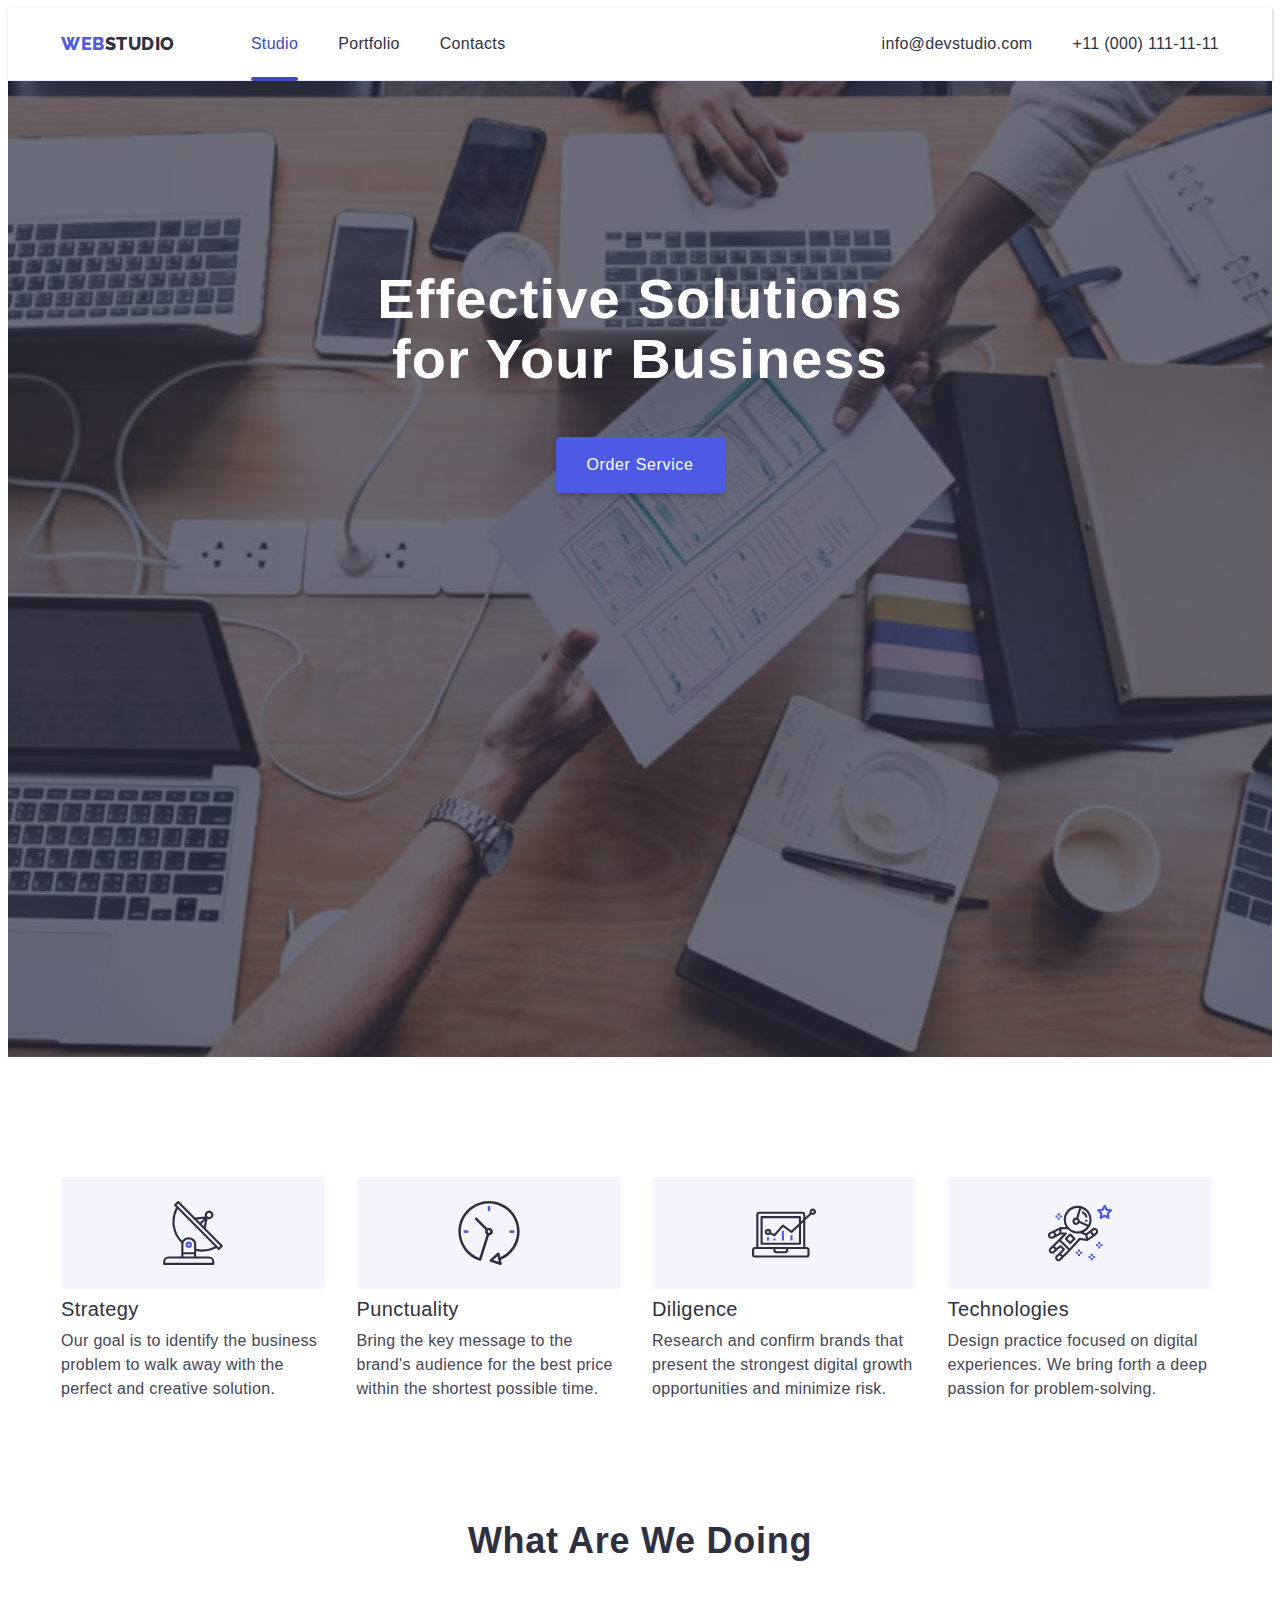
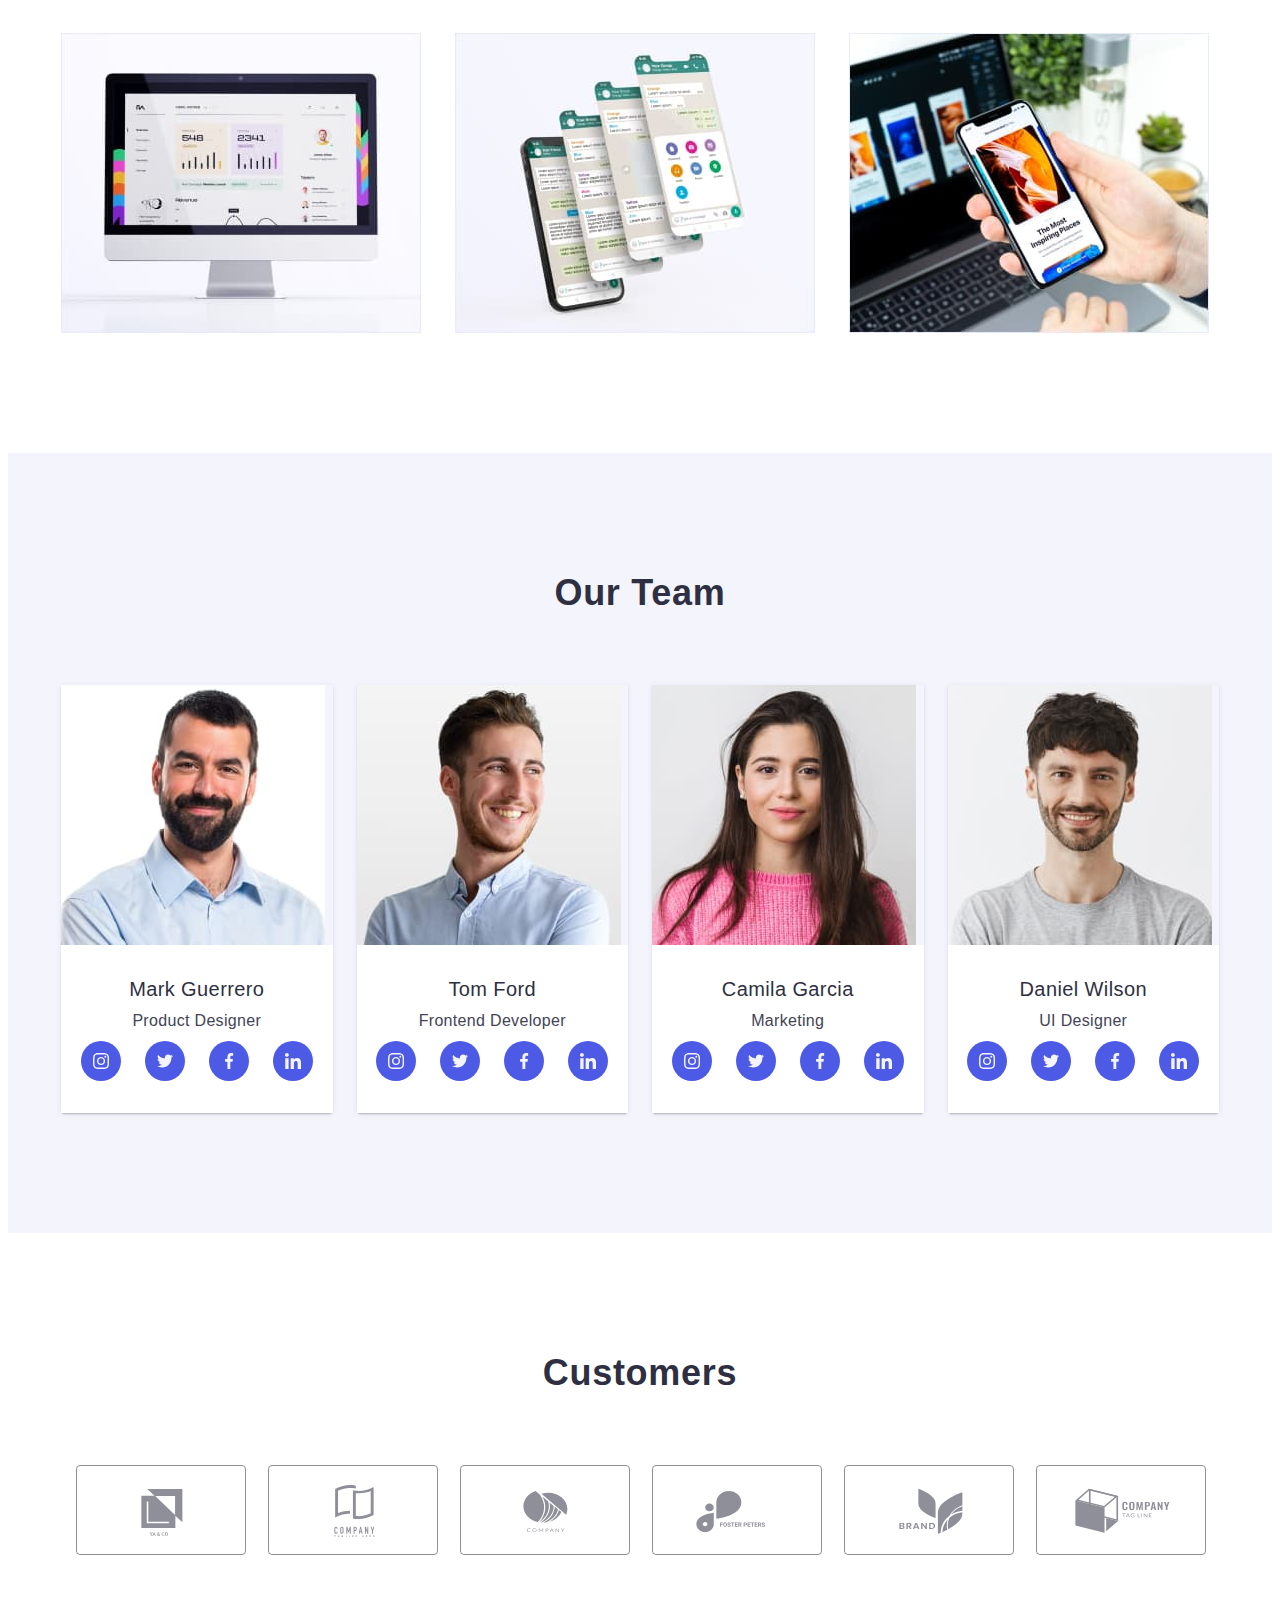
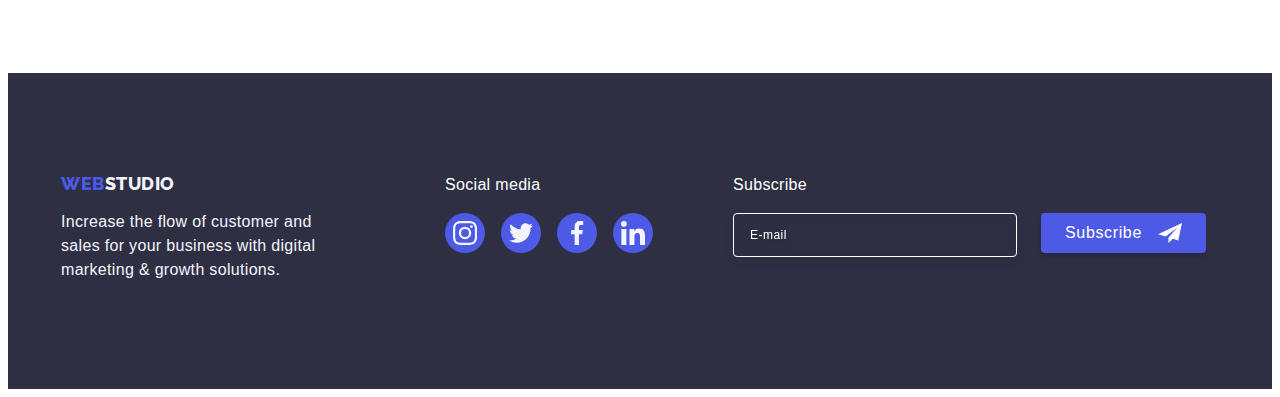
<file: index.html>
<!DOCTYPE html>
<html lang="en">
  <head>
    <meta charset="UTF-8" />
    <meta http-equiv="X-UA-Compatible" content="IE=edge" />
    <meta name="viewport" content="width=device-width, initial-scale=1.0" />
    <title>Студія</title>
    <link rel="preconnect" href="https://fonts.googleapis.com">
    <link rel="preconnect" href="https://fonts.gstatic.com" crossorigin>
    <link href="https://fonts.googleapis.com/css2?family=Raleway:wght@800&ampfamily=Roboto:wght@400;500;700;900&ampdisplay=swap" rel="stylesheet">
    <link rel="stylesheet" href="https://cdnjs.cloudflare.com/ajax/libs/modern-normalize/2.0.0/modern-normalize.min.css" integrity="sha512-4xo8blKMVCiXpTaLzQSLSw3KFOVPWhm/TRtuPVc4WG6kUgjH6J03IBuG7JZPkcWMxJ5huwaBpOpnwYElP/m6wg==" crossorigin="anonymous" referrerpolicy="no-referrer" />
    <link rel="stylesheet" href="./css/styles.css" />
  </head>
    <header class="header">
      <div class="container header-container">
        <nav class="header-container">
          <a class="logo" href="./index.html"
            >Web<span class="logo-studio">Studio</span></a
          >
          <ul class="nav-links list">
            <li class="nav-item" >
              <a class="link-focus link current" href="./index.html">Studio</a>
            </li>
            <li class="nav-item">
              <a class="link-focus link" href="./portfolio.html">Portfolio</a>
            </li>
            <li class="nav-item"><a class="link-focus link" href="">Contacts</a></li>
          </ul>
        </nav>
        <address class="mail-tel">
          <ul class="list-adress list">
            <li class="adress-item">
              <a class="link-focus link" href="mailto:info@devstudio.com"
                >info@devstudio.com</a
              >
            </li>
            <li class="adress-item">
              <a class="link-focus link" href="tel:+110001111111">+11 (000) 111-11-11</a>
            </li>
          </ul>
        </address>
      </div>
    </header>
    <main>
      <section class="hero">
        <div class="container">
          <h1 class="hero-title">Effective Solutions <br>for Your Business</h1>
          <button type="button" class="hero-button button" data-modal-open>Order Service</button>
        </div>
      </section>
      <section class="advantages">
        <div class="container advantages-container">
          <h2 hidden class="visually-hidden">Advantages</h2>
          
          <ul class="list-advantages list">
            
            <li class="advantages-item">
              <div class="advantages-picture">
                <svg class="advantages-icon" width="64" height="64">
                  <use href="./images/icons.svg#icon-antenna"></use>
                </svg>
              </div>
              <h3 class="title-item-advantages title-item">Strategy</h3>
              <p class="body-text">
                Our goal is to identify the business problem to walk away with the
                perfect and creative solution.
              </p>
            </li>

            <li class="advantages-item">
              <div class="advantages-picture">
              <svg class="advantages-icon" width="64" height="64" >
                <use href="./images/icons.svg#icon-clock"></use>
              </svg>
              </div>
              <h3 class="title-item-advantages title-item">Punctuality</h3>
              <p class="body-text">
                Bring the key message to the brand's audience for the best price
                within the shortest possible time.
              </p>
            </li>

            <li class="advantages-item">
              <div class="advantages-picture">
                <svg class="advantages-icon" width="64" height="64" >
                  <use href="./images/icons.svg#icon-diagram"></use>
                </svg>
              </div>
              <h3 class="title-item-advantages title-item">Diligence</h3>
              <p class="body-text">
                Research and confirm brands that present the strongest digital
                growth opportunities and minimize risk.
              </p>
            </li>

            <li class="advantages-item">
              <div class="advantages-picture">
              <svg class="advantages-icon" width="64" height="64">
                <use href="./images/icons.svg#icon-astronaut"></use>
              </svg>
              </div>
              <h3 class="title-item-advantages title-item">Technologies</h3>
              <p class="body-text">
                Design practice focused on digital experiences. We bring forth a
                deep passion for problem-solving.
              </p>
            </li>

          </ul>
        </div>
      </section>
      <section class="services">
        <div class="container services-container">
          <h2 class="secondary-headline">What are we doing</h2>
          <ul class="list-services list">
            <li class="services-item">
              <img
                src="./images/monitor.jpg"
                alt="The monitor displays some data"
                width="360"
              />
            </li>
            <li class="services-item">
              <img
                src="./images/screens.jpg"
                alt="A smartphone with several screens"
                width="360"
              />
            </li>
            <li class="services-item">
              <img
                src="./images/smartphone.jpg"
                alt="A smartphone in the hand on the background of a laptop"
                width="360"
              />
            </li>
          </ul>
        </div>
      </section>
      <section class="team">
        <div class="container team-container">
          <h2 class="secondary-headline">Our Team</h2>
          <ul class="team-members list">
            <li class="team-member">
              <img
                src="./images/team-member1.jpg"
                alt="Photo of a man"
                width="264"
              />
              <div class="team-information">
              <h3 class="team-title title-item">Mark Guerrero</h3>
              <p class="job-title body-text">Product Designer</p>
              <ul class="team-soc-list list">

                  <li class="team-soc-item">
                    <a href="" class="team-soc-link link" target="_blank" rel="noopener noreferrer">
                      <svg class="team-soc-icon" width="16" height="16">
                      <use href="./images/icons.svg#icon-instagram"></use>
                      </svg>
                    </a>
                  </li>

                  <li class="team-soc-item">
                    <a href="" class="team-soc-link link" target="_blank" rel="noopener noreferrer">
                      <svg class="team-soc-icon" width="16" height="16" >
                      <use href="./images/icons.svg#icon-twitter"></use>
                      </svg>
                    </a>
                  </li>

                  <li class="team-soc-item">
                    <a href="" class="team-soc-link link" target="_blank" rel="noopener noreferrer">
                      <svg class="team-soc-icon" width="16" height="16">
                      <use href="./images/icons.svg#icon-facebook"></use>
                      </svg>
                    </a>
                  </li>

                  <li class="team-soc-item">
                    <a href="" class="team-soc-link link" target="_blank" rel="noopener noreferrer">
                      <svg class="team-soc-icon" width="16" height="16" >
                      <use href="./images/icons.svg#icon-linkedin"></use>
                      </svg>
                    </a>
                  </li>
              </ul>
              </div>
            </li>
            <li class="team-member">
              <img
                src="./images/team-member2.jpg"
                alt="Photo of a man"
                width="264"
              />
              <div class="team-information">
                <h3 class="team-title title-item">Tom Ford</h3>
                <p class="job-title body-text">Frontend Developer</p>
                <ul class="team-soc-list list">

                  <li class="team-soc-item">
                    <a href="" class="team-soc-link link" target="_blank" rel="noopener noreferrer">
                      <svg class="team-soc-icon" width="16" height="16">
                      <use href="./images/icons.svg#icon-instagram"></use>
                      </svg>
                    </a>
                  </li>

                  <li class="team-soc-item">
                    <a href="" class="team-soc-link link" target="_blank" rel="noopener noreferrer">
                      <svg class="team-soc-icon" width="16" height="16" >
                      <use href="./images/icons.svg#icon-twitter"></use>
                      </svg>
                    </a>
                  </li>

                  <li class="team-soc-item">
                    <a href="" class="team-soc-link link" target="_blank" rel="noopener noreferrer">
                      <svg class="team-soc-icon" width="16" height="16">
                      <use href="./images/icons.svg#icon-facebook"></use>
                      </svg>
                    </a>
                  </li>

                  <li class="team-soc-item">
                    <a href="" class="team-soc-link link" target="_blank" rel="noopener noreferrer">
                      <svg class="team-soc-icon" width="16" height="16" >
                      <use href="./images/icons.svg#icon-linkedin"></use>
                      </svg>
                    </a>
                  </li>
              </ul>
              </div>
            </li>
            <li class="team-member">
              <img
                src="./images/team-member3.jpg"
                alt="Photo of a woman"
                width="264"
              />
              <div class="team-information">
                <h3 class="team-title title-item">Camila Garcia</h3>
                <p class="job-title body-text">Marketing</p>
                <ul class="team-soc-list list">

                  <li class="team-soc-item">
                    <a href="" class="team-soc-link link" target="_blank" rel="noopener noreferrer">
                      <svg class="team-soc-icon" width="16" height="16">
                      <use href="./images/icons.svg#icon-instagram"></use>
                      </svg>
                    </a>
                  </li>

                  <li class="team-soc-item">
                    <a href="" class="team-soc-link link" target="_blank" rel="noopener noreferrer">
                      <svg class="team-soc-icon" width="16" height="16" >
                      <use href="./images/icons.svg#icon-twitter"></use>
                      </svg>
                    </a>
                  </li>

                  <li class="team-soc-item">
                    <a href="" class="team-soc-link link" target="_blank" rel="noopener noreferrer">
                      <svg class="team-soc-icon" width="16px" height="16px">
                      <use href="./images/icons.svg#icon-facebook"></use>
                      </svg>
                    </a>
                  </li>

                  <li class="team-soc-item">
                    <a href="" class="team-soc-link link" target="_blank" rel="noopener noreferrer">
                      <svg class="team-soc-icon" width="16" height="16" >
                      <use href="./images/icons.svg#icon-linkedin"></use>
                      </svg>
                    </a>
                  </li>
              </ul>
              </div>
            </li>
            <li class="team-member">
              <img
                src="./images/team-member4.jpg"
                alt="Photo of a man"
                width="264"
              />
              <div class="team-information">
                <h3 class="team-title title-item">Daniel Wilson</h3>
                <p class="job-title body-text">UI Designer</p>
                <ul class="team-soc-list list">

                  <li class="team-soc-item">
                    <a href="" class="team-soc-link link" target="_blank" rel="noopener noreferrer">
                      <svg class="team-soc-icon" width="16" height="16">
                      <use href="./images/icons.svg#icon-instagram"></use>
                      </svg>
                    </a>
                  </li>

                  <li class="team-soc-item">
                    <a href="" class="team-soc-link link" target="_blank" rel="noopener noreferrer">
                      <svg class="team-soc-icon" width="16" height="16" >
                      <use href="./images/icons.svg#icon-twitter"></use>
                      </svg>
                    </a>
                  </li>

                  <li class="team-soc-item">
                    <a href="" class="team-soc-link link" target="_blank" rel="noopener noreferrer">
                      <svg class="team-soc-icon" width="16" height="16">
                      <use href="./images/icons.svg#icon-facebook"></use>
                      </svg>
                    </a>
                  </li>

                  <li class="team-soc-item">
                    <a href="" class="team-soc-link link" target="_blank" rel="noopener noreferrer">
                      <svg class="team-soc-icon" width="16" height="16" >
                      <use href="./images/icons.svg#icon-linkedin"></use>
                      </svg>
                    </a>
                  </li>
              </ul>
              </div>
            </li>
          </ul>
        </div>
      </section>
      <section class="customers">
        <div class="container customer-container">
          <h2 class="secondary-headline">Customers</h2>
          <ul class="list-customer list">

            <li class="customer-item link">
                <a href="" class="customer-link link" target="_blank" rel="noopener noreferrer" >
                  <svg class="customer-icon" width="104" height="56" >
                    <use href="./images/icons.svg#icon-logo"></use>
                  </svg>
                </a >
              </li>

            <li class="customer-item link">
                <a href="" class="customer-link link" target="_blank" rel="noopener noreferrer" >
                  <svg class="customer-icon" width="104" height="56">
                    <use href="./images/icons.svg#icon-logo-2"></use>
                  </svg>
                </a >
              </li>

            <li class="customer-item link">
                <a href="" class="customer-link link" target="_blank" rel="noopener noreferrer" >
                  <svg class="customer-icon" width="104" height="56">
                    <use href="./images/icons.svg#icon-logo-3"></use>
                  </svg>
                </a >
              </li>

            <li class="customer-item link">
                <a href="" class="customer-link link" target="_blank" rel="noopener noreferrer" >
                  <svg class="customer-icon" width="104" height="56">
                    <use href="./images/icons.svg#icon-logo-4"></use>
                  </svg>
                </a >
              </li>

              <li class="customer-item link">
                <a href="" class="customer-link link" target="_blank" rel="noopener noreferrer" >
                  <svg class="customer-icon" width="104" height="56">
                    <use href="./images/icons.svg#icon-logo-5"></use>
                  </svg>
                </a >
              </li>

            
              <li class="customer-item link">
                <a href="" class="customer-link link" target="_blank" rel="noopener noreferrer" >
                  <svg class="customer-icon" width="104" height="56">
                    <use href="./images/icons.svg#icon-logo-6"></use>
                  </svg>
                </a >
              </li>

          </ul>
        </div>
      </section>
    </main>
    <footer class="footer">
      <div class="container footer-container">
        <div class="footer-logo-container">
          <a class="logo footer-item" href="./index.html"
            >Web<span class="footer-logo-studio">Studio</span></a
          >
          <p class="slogan-footer body-text footer-item">
            Increase the flow of customer and sales for your business with digital
            marketing & growth solutions.
          </p>
        </div>
      
        <div class="footer-soc-container">
          <p class="footer-title">Social media</p>
                  <ul class="footer-soc-list list">

                    <li class="footer-soc-item">
                      <a href="" class="footer-soc-link link" target="_blank" rel="noopener noreferrer">
                        <svg class="footer-soc-icon" width="24" height="24">
                        <use href="./images/icons.svg#icon-instagram"></use>
                        </svg>
                      </a>
                    </li>

                    <li class="footer-soc-item">
                      <a href="" class="footer-soc-link link" target="_blank" rel="noopener noreferrer">
                        <svg class="footer-soc-icon" width="24" height="24" >
                        <use href="./images/icons.svg#icon-twitter"></use>
                        </svg>
                      </a>
                    </li>

                    <li class="footer-soc-item">
                      <a href="" class="footer-soc-link link" target="_blank" rel="noopener noreferrer">
                        <svg class="footer-soc-icon" width="24" height="24">
                        <use href="./images/icons.svg#icon-facebook"></use>
                        </svg>
                      </a>
                    </li>

                    <li class="footer-soc-item">
                      <a href="" class="footer-soc-link link" target="_blank" rel="noopener noreferrer">
                        <svg class="footer-soc-icon" width="24" height="24" >
                        <use href="./images/icons.svg#icon-linkedin"></use>
                        </svg>
                      </a>
                    </li>
                </ul>
        </div>

        <div class="footer-subscribe-container">
          <p class="footer-title">Subscribe</p>
          <form class="subscribe-form">
              <label class="subscribe-label">
                <input type="email" name="email-subscribe" class="email-input" placeholder="E-mail">
              </label>
      
              <button type="submit" class="subscribe-button button">
                Subscribe
                  <svg class="icon-subscribe" width="24" height="24">
                    <use href="./images/icons.svg#icon-subscribe"></use>
                  </svg>
              </button> 
          </form>
        </div>

      </div>
    </footer>

      <div class="backdrop is-hidden" data-modal>
        <div class="modal">
          <button class="close-modal-button button" type="button" data-modal-close>
            <svg class="close-button-icon" width="8" height="8">
              <use href="./images/icons.svg#close-icon"></use>
            </svg>
          </button>
          <p class="modal-title">Leave your contacts and we will call you back</p>
        
          <form class="modal-form">

        <div class="form-field">
          <label for="user-name" class="modal-item">Name</label>
            <div class="input-field">
              <input type="text" name="user-name" id="user-name" class="modal-input">
                <svg class="modal-icon" width="18" height="24">
                  <use href="./images/icons.svg#icon-person"></use>
                </svg>
            </div>
        </div>

          <div class="form-field">
            <label for="user-tel" class="modal-item">Phone</label>
              <div class="input-field">
                <input type="tel" name="user-tel"  id="user-tel" class="modal-input">
                <svg class="modal-icon" width="18" height="24">
                  <use href="./images/icons.svg#icon-phone"></use>
                </svg>
              </div>
          </div>
          
          <div class="form-field">
            <label for="user-email" class="modal-item">
              Email </label>
            <div class="input-field">
              <input type="email" name="user-email" id="user-email" class="modal-input">
              <svg class="modal-icon" width="18" height="24">
                <use href="./images/icons.svg#icon-email"></use>
              </svg>
            </div>
          </div>

          <div class="input-field comment-field">
          <label for="user-comment" class="modal-item">Comment</label>
            <textarea name="user-comment" id="user-comment" class="modal-comment modal-input" placeholder="Text input"></textarea>
          </div>
            
          <div class="checkbox-privacy-policy">
            <input type="checkbox" 
            name="user-privacy" 
            value="true" 
            id="user-privacy" 
            class="checkbox-modal visually-hidden">
            
            <label for="user-privacy" class="privacy-policy-label">
              <span class="checkbox-icon"> 
                <svg class="icon-checked" width="10" height="8">
                  <use href="./images/icons.svg#icon-checked"></use>
                </svg>
              </span>
            
            I accept the terms and conditions of the <a href="" class="privacy-policy-link">Privacy Policy</a>
            </label>
            </div>
          
          <button type="submit" class="modal-send-button button">Send</button>

        </form>

        </div>
    </div>
    <script src="./js/modal.js"></script>

  </body>
</html>
</file>
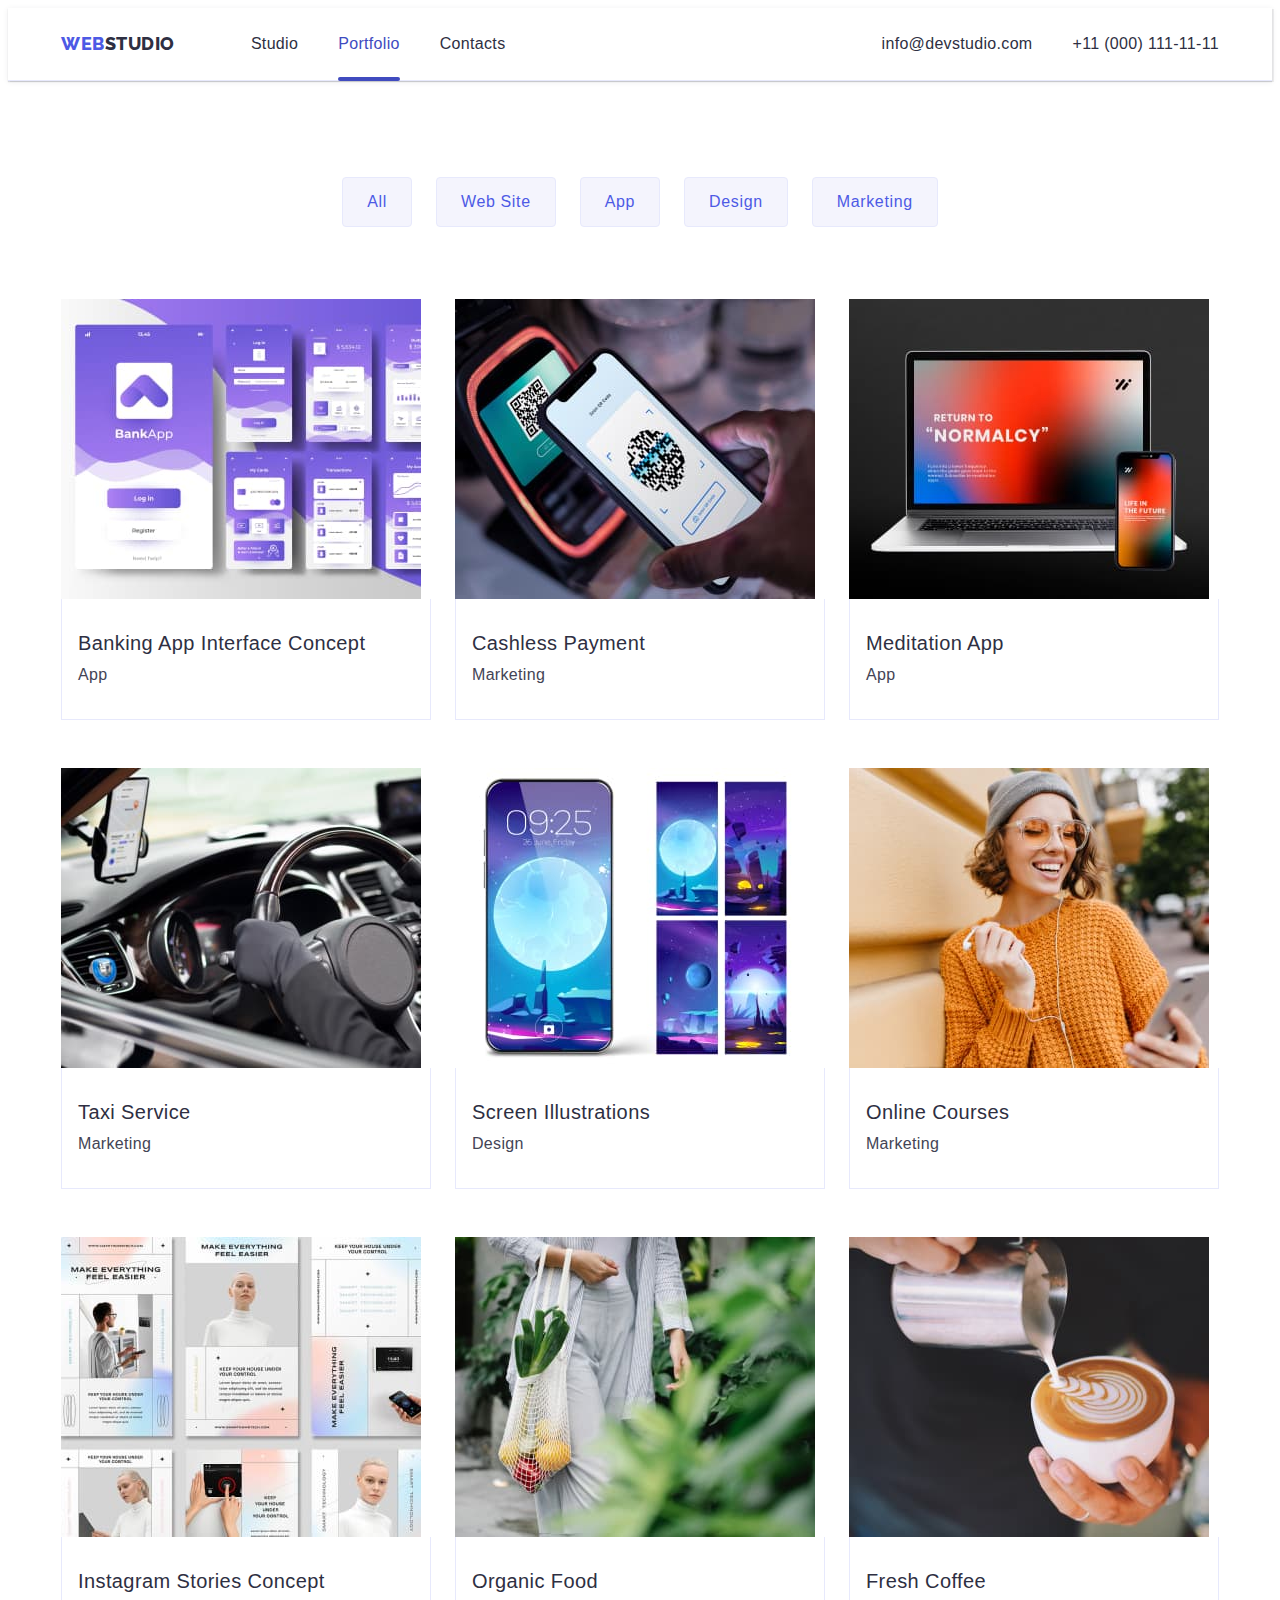
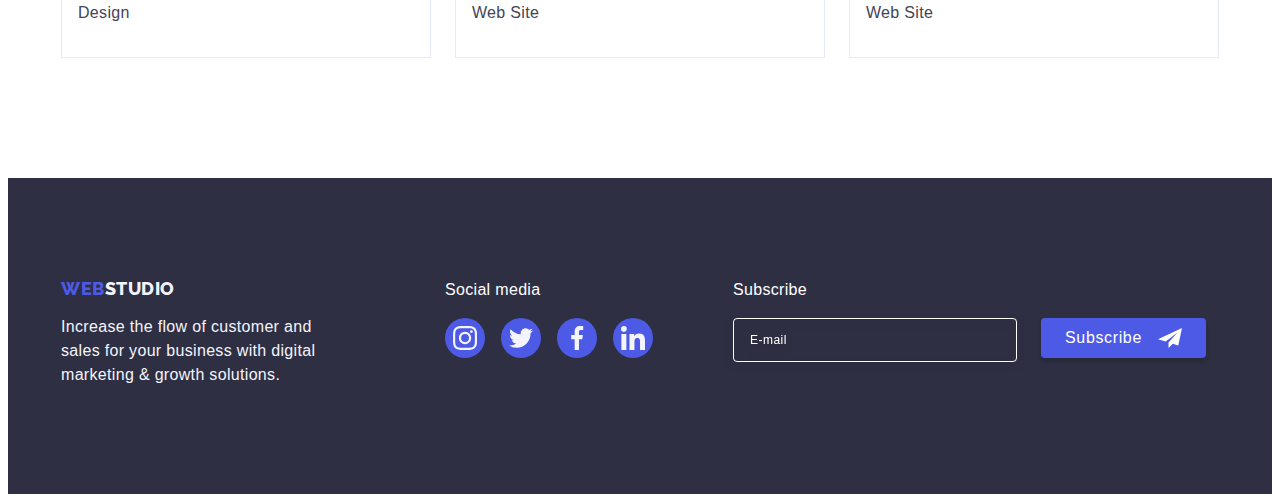
<file: portfolio.html>
<!DOCTYPE html>
<html lang="en">
  <head>
    <meta charset="UTF-8" />
    <meta http-equiv="X-UA-Compatible" content="IE=edge" />
    <meta name="viewport" content="width=device-width, initial-scale=1.0" />
    <title>Студія</title>
    <link rel="preconnect" href="https://fonts.googleapis.com">
    <link rel="preconnect" href="https://fonts.gstatic.com" crossorigin>
    <link href="https://fonts.googleapis.com/css2?family=Raleway:wght@800&ampfamily=Roboto:wght@400;500;700;900&ampdisplay=swap" rel="stylesheet">
    <link rel="stylesheet" href="https://cdnjs.cloudflare.com/ajax/libs/modern-normalize/2.0.0/modern-normalize.min.css" integrity="sha512-4xo8blKMVCiXpTaLzQSLSw3KFOVPWhm/TRtuPVc4WG6kUgjH6J03IBuG7JZPkcWMxJ5huwaBpOpnwYElP/m6wg==" crossorigin="anonymous" referrerpolicy="no-referrer" />
    <link rel="stylesheet" href="./css/styles.css" />
  </head>
    <header class="header">
      <div class="container header-container">
        <nav class="header-container">
          <a class="logo link" href="./index.html"
            >Web<span class="logo-studio">Studio</span></a
          >
          <ul class="nav-links list">
            <li class="nav-item" >
              <a class="link-focus link" href="./index.html">Studio</a>
            </li>
            <li class="nav-item">
              <a class="link-focus link current" href="./portfolio.html">Portfolio</a>
            </li>
            <li class="nav-item"><a class="link-focus link" href="">Contacts</a></li>
          </ul>
        </nav>
        <address class="mail-tel">
          <ul class="list-adress list">
            <li class="adress-item">
              <a class="link-focus link" href="mailto:info@devstudio.com"
                >info@devstudio.com</a
              >
            </li>
            <li class="adress-item">
              <a class="link-focus link" href="tel:+110001111111">+11 (000) 111-11-11</a>
            </li>
          </ul>
        </address>
      </div>
    </header>
    <main>
      <section class="portfolio">
        <div class="container  portfolio-container">
        <h1 hidden class="visually-hidden">Portfolio</h1>
          <ul class="portfolio-filter list">
            <li class="filter-item"><button type="button" class="portfolio-button button">All</button></li>
            <li class="filter-item"><button type="button" class="portfolio-button button">Web Site</button></li>
            <li class="filter-item"><button type="button" class="portfolio-button button">App</button></li>
            <li class="filter-item"><button type="button" class="portfolio-button button">Design</button></li>
            <li class="filter-item"><button type="button" class="portfolio-button button">Marketing</button></li>
          </ul>
          <ul class="portfolio-list list">

            <li class="portfolio-item" >
              <a class="portfolio-link link" href="">
                <div class="portfolio-thumb" >
                  <img class="portfolio-img" src="./images/portfolio-1.jpg" alt="screenshots from banking application" width="360" />
                  <p class="portfolio-overlay-text">14 Stylish and User-Friendly App Design Concepts · Task Manager App · Calorie Tracker App · Exotic Fruit Ecommerce App · Cloud Storage App</p>
                </div>
                <div class="portfolio-describing">
                  <h2 class="portfolio-title title-item">Banking App Interface Concept</h2>
                  <p class="portfolio-text body-text">App</p>
                </div>
                </a>
            </li>

            <li class="portfolio-item">
              <a class="portfolio-link link" href=""
                >
                <div class="portfolio-thumb" >
                  <img class="portfolio-img" src="./images/portfolio-2.jpg" alt="screenshots from banking application" width="360" />
                  <p class="portfolio-overlay-text">14 Stylish and User-Friendly App Design Concepts · Task Manager App · Calorie Tracker App · Exotic Fruit Ecommerce App · Cloud Storage App</p>
                </div>
                <div class="portfolio-describing">
                  <h2 class="portfolio-title title-item">Cashless Payment</h2>
                  <p class="portfolio-text body-text">Marketing</p>
                </div>
                </a>
            </li>

            <li class="portfolio-item">
              <a class="portfolio-link link" href="">
                <div class="portfolio-thumb" >
                  <img class="portfolio-img" src="./images/portfolio-3.jpg" alt="screenshots from banking application" width="360" />
                  <p class="portfolio-overlay-text">14 Stylish and User-Friendly App Design Concepts · Task Manager App · Calorie Tracker App · Exotic Fruit Ecommerce App · Cloud Storage App</p>
                </div>
                <div class="portfolio-describing">
                  <h2 class="portfolio-title title-item">Meditation App</h2>
                  <p class="portfolio-text body-text">App</p>
                </div>
                </a>
            </li>

            <li class="portfolio-item">
              <a class="portfolio-link link" href=""
                > 
                <div class="portfolio-thumb" >
                  <img class="portfolio-img" src="./images/portfolio-4.jpg" alt="screenshots from banking application" width="360" />
                  <p class="portfolio-overlay-text">14 Stylish and User-Friendly App Design Concepts · Task Manager App · Calorie Tracker App · Exotic Fruit Ecommerce App · Cloud Storage App</p>
                </div>
                <div class="portfolio-describing">
                  <h2 class="portfolio-title title-item">Taxi Service</h2>
                  <p class="portfolio-text body-text">Marketing</p>
                </div>
              </a>
            </li>

            <li class="portfolio-item">
              <a class="portfolio-link link" href=""> 
                <div class="portfolio-thumb" >
                  <img class="portfolio-img" src="./images/portfolio-5.jpg" alt="screenshots from banking application" width="360" />
                  <p class="portfolio-overlay-text">14 Stylish and User-Friendly App Design Concepts · Task Manager App · Calorie Tracker App · Exotic Fruit Ecommerce App · Cloud Storage App</p>
                </div>
                <div class="portfolio-describing">
                  <h2 class="portfolio-title title-item">Screen Illustrations</h2>
                  <p class="portfolio-text body-text">Design</p>
                </div>
              </a>
            </li>

            <li class="portfolio-item">
              <a class="portfolio-link link" href=""> 
                <div class="portfolio-thumb" >
                  <img class="portfolio-img" src="./images/portfolio-6.jpg" alt="screenshots from banking application" width="360" />
                  <p class="portfolio-overlay-text">14 Stylish and User-Friendly App Design Concepts · Task Manager App · Calorie Tracker App · Exotic Fruit Ecommerce App · Cloud Storage App</p>
                </div>
                <div class="portfolio-describing">
                  <h2 class="portfolio-title title-item">Online Courses</h2>
                  <p class="portfolio-text body-text">Marketing</p>
                </div>
              </a>
            </li>

            <li class="portfolio-item">
              <a class="portfolio-link link" href=""> 
                <div class="portfolio-thumb" >
                  <img class="portfolio-img" src="./images/portfolio-7.jpg" alt="screenshots from banking application" width="360" />
                  <p class="portfolio-overlay-text">14 Stylish and User-Friendly App Design Concepts · Task Manager App · Calorie Tracker App · Exotic Fruit Ecommerce App · Cloud Storage App</p>
                </div>
                <div class="portfolio-describing">
                  <h2 class="portfolio-title title-item">Instagram Stories Concept</h2>
                  <p class="portfolio-text body-text">Design</p>
                </div>
                </a>
            </li>

            <li class="portfolio-item">
              <a class="portfolio-link link" href="">
                <div class="portfolio-thumb" >
                  <img class="portfolio-img" src="./images/portfolio-8.jpg" alt="screenshots from banking application" width="360" />
                  <p class="portfolio-overlay-text">14 Stylish and User-Friendly App Design Concepts · Task Manager App · Calorie Tracker App · Exotic Fruit Ecommerce App · Cloud Storage App</p>
                </div>
                <div class="portfolio-describing">
                  <h2 class="portfolio-title title-item">Organic Food</h2>
                  <p class="portfolio-text body-text">Web Site</p>
                </div>
              </a>
            </li>

            <li class="portfolio-item">
              <a class="portfolio-link link" href=""> 
                <div class="portfolio-thumb" >
                  <img class="portfolio-img" src="./images/portfolio-9.jpg" alt="screenshots from banking application" width="360" />
                  <p class="portfolio-overlay-text">14 Stylish and User-Friendly App Design Concepts · Task Manager App · Calorie Tracker App · Exotic Fruit Ecommerce App · Cloud Storage App</p>
                </div>
                <div class="portfolio-describing">
                  <h2 class="portfolio-title title-item">Fresh Coffee</h2>
                  <p class="portfolio-text body-text">Web Site</p>
                </div>
              </a>
            </li>

          </ul>
        </div>
      </section>
    </main>
    <footer class="footer">
      <div class="container footer-container">
        <div class="footer-logo-container">
          <a class="logo footer-item" href="./index.html"
            >Web<span class="footer-logo-studio">Studio</span></a
          >
          <p class="slogan-footer body-text footer-item">
            Increase the flow of customer and sales for your business with digital
            marketing & growth solutions.
          </p>
        </div>
      
        <div class="footer-soc-container">
          <p class="footer-title">Social media</p>
                  <ul class="footer-soc-list list">

                    <li class="footer-soc-item">
                      <a href="" class="footer-soc-link link" target="_blank" rel="noopener noreferrer">
                        <svg class="footer-soc-icon" width="24" height="24">
                        <use href="./images/icons.svg#icon-instagram"></use>
                        </svg>
                      </a>
                    </li>

                    <li class="footer-soc-item">
                      <a href="" class="footer-soc-link link" target="_blank" rel="noopener noreferrer">
                        <svg class="footer-soc-icon" width="24" height="24" >
                        <use href="./images/icons.svg#icon-twitter"></use>
                        </svg>
                      </a>
                    </li>

                    <li class="footer-soc-item">
                      <a href="" class="footer-soc-link link" target="_blank" rel="noopener noreferrer">
                        <svg class="footer-soc-icon" width="24" height="24">
                        <use href="./images/icons.svg#icon-facebook"></use>
                        </svg>
                      </a>
                    </li>

                    <li class="footer-soc-item">
                      <a href="" class="footer-soc-link link" target="_blank" rel="noopener noreferrer">
                        <svg class="footer-soc-icon" width="24" height="24" >
                        <use href="./images/icons.svg#icon-linkedin"></use>
                        </svg>
                      </a>
                    </li>
                </ul>
        </div>

        <div class="footer-subscribe-container">
          <p class="footer-title">Subscribe</p>
          <form class="subscribe-form">
              <label class="subscribe-label">
                <input type="email" name="email-subscribe" class="email-input" placeholder="E-mail">
              </label>
      
              <button type="submit" class="subscribe-button button">
                Subscribe
                  <svg class="icon-subscribe" width="24" height="24">
                    <use href="./images/icons.svg#icon-subscribe"></use>
                  </svg>
              </button> 
          </form>
        </div>

      </div>
    </footer>
    
  </body>
</html>
</file>
<file: css/styles.css>
:root {
  --primary-brand: #4d5ae5;
  --pressed-state: #404bbf;
  --success: #31d0aa;
  --main-text: #2e2f42;
  --body-text: #434455;
  --helper-text: #8e8f99;
  --dark-background: #2e2f42;
  --light-mode: #f4f4fd;
  --background-btn: #e7e9fc;
  --main-bachkround: #ffffff;
  --modal-background: #fcfcfc;
}

/*  ----------Загальні стилі------- */
body {
  font-family: "Roboto", sans-serif;
  color: var(--body-text);
  background-color: var(--main-bachkround);
}

p,
h1,
h2,
h3,
h4,
h5,
h6 {
  margin: 0;
}

ul,
ol {
  margin: 0;
  padding: 0;
}

img {
  display: block;
  max-width: 100%;
}

.container {
  width: 1158px;
  padding: 0 15px;
  margin: 0 auto;
}

.list {
  list-style: none;
}

.link {
  text-decoration: none;
  color: var(--main-text);

  /* cursor: pointer; */
}

.body-text {
  font-size: 16px;
  line-height: 1.5;
  letter-spacing: 0.02em;

  color: var(--body-text);
}

.button {
  cursor: pointer;
}

/* -------------------Стилі для header-----------------*/

.header {
  border-bottom: 1px solid var(--background-btn);
  box-shadow: 2px 1px rgba(46, 47, 66, 0.08), 0px 1px 1px rgba(46, 47, 66, 0.16),
    0px 1px 6px rgba(46, 47, 66, 0.08);
}

.header-container {
  display: flex;
  align-items: center;
}

.logo {
  font-family: "Raleway", sans-serif;
  font-style: normal;
  font-weight: 800;
  font-size: 18px;
  line-height: 1.17;
  letter-spacing: 0.03em;
  text-transform: uppercase;
  color: var(--primary-brand);
  text-decoration: none;

  display: flex;
  align-items: center;
  margin-right: 76px;
}

.link-focus {
  transition: color 250ms cubic-bezier(0.4, 0, 0.2, 1);
}

.link-focus:hover,
.link-focus:focus {
  color: var(--pressed-state);
}

.link-focus.current {
  color: var(--pressed-state);
}

.logo-studio {
  color: var(--main-text);
}

.nav-links {
  font-weight: 500;
  font-size: 16px;
  line-height: 1.5;
  letter-spacing: 0.02em;

  display: flex;
}

.nav-item {
  position: relative;
  margin-right: 40px;
}

.current {
  position: relative;
}

.nav-item .current:after {
  content: "";
  position: absolute;
  left: 0;
  bottom: -1px;
  width: 100%;
  height: 4px;

  background-color: var(--pressed-state);
  border-radius: 2px;
}

.nav-item:last-child {
  margin-right: 0;
}

.adress-item {
  color: var(--body-text);
  margin-right: 40px;
}

.adress-item:last-child {
  margin-right: 0;
}

.header-container .link {
  display: block;
  padding-top: 24px;
  padding-bottom: 24px;
}

.mail-tel {
  font-size: 16px;
  line-height: 1.5;
  letter-spacing: 0.02em;
  font-style: normal;

  margin-left: auto;
}

.list-adress {
  display: flex;
}

/* ----------Стилі для hero --------------------*/

.hero {
  background-color: var(--dark-background);
  background-image: linear-gradient(
      rgba(46, 47, 66, 0.7),
      rgba(46, 47, 66, 0.7)
    ),
    url(../images/hero-bg.jpg);
  background-repeat: no-repeat;
  background-position: center;
  background-size: cover;
  text-align: center;
  margin: 0 auto;

  max-width: 1440px;
  height: 600px;
  padding-top: 188px;
  padding-bottom: 188px;
}

.hero-title {
  color: #fff;

  font-size: 56px;
  line-height: 1.07;
  letter-spacing: 0.02em;

  max-width: 496px;
  display: inline;
}

.hero-button {
  font-family: "Roboto", sans-serif;
  background-color: var(--primary-brand);
  color: #fff;

  font-weight: 500;
  font-size: 16px;
  line-height: 1.5;
  align-items: center;
  letter-spacing: 0.04em;

  margin: 48px auto 0 auto;
  display: block;
  border: none;
  box-shadow: 0px 4px 4px rgba(0, 0, 0, 0.15);
  border-radius: 4px;
  min-width: 169px;
  height: 56px;

  transition: background-color 250ms cubic-bezier(0.4, 0, 0.2, 1);
}

.hero-button:hover,
.hero-button:focus {
  background-color: var(--pressed-state);
}

/*---------Стилі для секції Advantages------------*/
/* Тут зібрані стилі, які використовуються для різних секцій в майбутньому*/

.list-advantages {
  margin: 0;
  padding: 0;
  display: flex;
  flex-wrap: wrap;
}

.advantages {
  padding-top: 120px;
  padding-bottom: 120px;
}

.advantages-item {
  margin-right: 24px;
  flex-basis: calc((100% - 72px) / 4);
}

.advantages-picture {
  width: 264px;
  height: 112px;
  background-color: var(--light-mode);
  border-radius: 4px;
  margin-bottom: 8px;

  display: flex;
  align-items: center;
  justify-content: center;
}

.advantages-icon {
  width: 64px;
  height: 64px;
}

.title-item-advantages {
  margin-bottom: 8px;
}

.advantages-item:nth-child(4n) {
  margin-right: 0;
}

.visually-hidden {
  position: absolute;
  width: 1px;
  height: 1px;
  margin: -1px;
  border: 0;
  padding: 0;
  white-space: nowrap;
  clip-path: inset(100%);
  clip: rect(0 0 0 0);
  overflow: hidden;
}

.title-item {
  font-weight: 500;
  font-size: 20px;
  line-height: 1.2;
  letter-spacing: 0.02em;

  color: var(--main-text);
}

/*--------------Стилі для секції "Services"----------*/

.services {
  padding-bottom: 120px;
}

.list-services {
  margin: 0;
  padding: 0;
  display: flex;
  flex-wrap: wrap;
}

.services-item {
  margin-right: 24px;
  flex-basis: calc((100% - 48px) / 3);
}

.services-item:nth-child(3n) {
  margin-right: 0;
}

.secondary-headline {
  font-size: 36px;
  line-height: 1.11;
  text-align: center;
  letter-spacing: 0.02em;
  text-transform: capitalize;
  margin-bottom: 72px;

  color: var(--main-text);
}

/*--------------Стилі для секції "Команда"----------*/

.team {
  background-color: var(--light-mode);
  padding-top: 120px;
  padding-bottom: 120px;
}

.team-members {
  background-color: var(--light-mode);
  margin: 0;
  padding: 0;
  display: flex;
  flex-wrap: wrap;
}

.team-member {
  margin-right: 24px;
  flex-basis: calc((100% - 72px) / 4);
  box-shadow: 0px 1px 6px rgba(46, 47, 66, 0.08),
    0px 1px 1px rgba(46, 47, 66, 0.16), 0px 2px 1px rgba(46, 47, 66, 0.08);
  border-radius: 0px 0px 4px 4px;
}

.team-member:nth-child(4n) {
  margin-right: 0;
}

.team-information {
  padding: 32px 16px;
  text-align: center;
  background-color: var(--main-bachkround);
}
.team-title {
  margin-bottom: 8px;
}

.job-title {
  margin-bottom: 8px;
}

.team-soc-list {
  display: flex;
  justify-content: center;
  gap: 24px;
}

.team-soc-item {
  width: 40px;
  height: 40px;
}

.team-soc-link {
  background-color: var(--primary-brand);

  width: 100%;
  height: 100%;
  border-radius: 50%;
  display: flex;
  justify-content: center;
  align-items: center;

  transition: background-color 250ms cubic-bezier(0.4, 0, 0.2, 1);
}

.team-soc-icon {
  fill: var(--light-mode);
}

.team-soc-link:hover,
.team-soc-link:focus {
  background-color: var(--pressed-state);
}

/*--------------Стилі для секції "Services"----------*/

.secondary-headline {
  font-size: 36px;
  line-height: 1.11;
  text-align: center;
  letter-spacing: 0.02em;
  text-transform: capitalize;
  margin-bottom: 72px;

  color: var(--main-text);
}

.customers {
  padding-top: 120px;
  padding-bottom: 120px;
}

.list-customer {
  display: flex;
  justify-content: center;
  gap: 24px;
}

.customer-item {
  width: 168px;
  height: 88px;
}

.customer-link {
  width: 100%;
  height: 100%;
  border: 1px solid var(--helper-text);
  border-radius: 4px;
  color: var(--helper-text);

  display: flex;
  justify-content: center;
  align-items: center;

  transition: border-color 250ms cubic-bezier(0.4, 0, 0.2, 1),
    color 250ms cubic-bezier(0.4, 0, 0.2, 1);
  /* fill 250ms cubic-bezier(0.4, 0, 0.2, 1); */
}

.customer-icon {
  fill: currentColor;
}

.customer-link:hover,
.customer-link:focus {
  border-color: var(--pressed-state);
  color: var(--pressed-state);
  /* fill: var(--pressed-state); */
}

/* ----------------------СЕКЦІЯ FOOTER ------------------- */
.footer {
  background-color: var(--dark-background);
}

.footer-container {
  display: flex;
  align-items: baseline;
}

.footer-logo-container {
  margin-right: 120px;
  width: 264px;
  padding-top: 100px;
  padding-bottom: 100px;
}

.footer-logo-studio {
  color: var(--light-mode);
}

.footer .logo {
  margin-bottom: 16px;
  display: inline-block;
}

.slogan-footer {
  color: var(--light-mode);
}

.footer-soc-container {
  padding-top: 100px;
  padding-bottom: 132px;
  margin-right: 80px;
}

.footer-title {
  font-weight: 500;
  font-size: 16px;
  line-height: 1.5;
  color: #ffffff;
  letter-spacing: 0.02em;
  margin-bottom: 16px;
}

.footer-soc-list {
  display: flex;
  justify-content: center;
  gap: 16px;
}

.footer-soc-item {
  width: 40px;
  height: 40px;
}

.footer-soc-link {
  background-color: var(--primary-brand);

  width: 100%;
  height: 100%;
  border-radius: 50%;
  display: flex;
  justify-content: center;
  align-items: center;

  transition: background-color 250ms cubic-bezier(0.4, 0, 0.2, 1);
}

.footer-soc-icon {
  fill: var(--light-mode);
}

.footer-soc-link:hover,
.footer-soc-link:focus {
  background-color: var(--success);
}
/* --------------FOOTER-EMAIL----------- */

.footer-subscribe-container {
  padding-top: 100px;
  padding-bottom: 132px;
}

.subscribe-form {
  display: flex;
  gap: 24px;
}

.email-input {
  width: 264px;
  height: 40px;

  background-color: transparent;
  color: #ffffff;
  border: 1px solid #ffffff;
  filter: drop-shadow(0px 4px 4px rgba(0, 0, 0, 0.15));

  font-size: 12px;
  letter-spacing: 0.04em;
  line-height: 1.5;
  padding-left: 16px;

  border-radius: 4px;
}

.email-input::placeholder {
  color: #ffffff;
  font-weight: 400;
  font-size: 12px;
  line-height: 2;
  align-items: center;
  letter-spacing: 0.04em;
}

.subscribe-button {
  display: flex;
  justify-content: center;
  align-items: center;

  font-family: "Roboto", sans-serif;
  font-weight: 500;
  font-size: 16px;
  line-height: 1.5;
  letter-spacing: 0.04em;

  background-color: var(--primary-brand);
  color: #fff;

  border: none;
  box-shadow: 0px 4px 4px rgba(0, 0, 0, 0.15);
  border-radius: 4px;
  min-width: 165px;
  height: 40px;

  transition: background-color 250ms cubic-bezier(0.4, 0, 0.2, 1);
}

.subscribe-button:hover,
.subscribe-button:focus {
  background-color: var(--pressed-state);
}

.icon-subscribe {
  margin-left: 16px;
}

/* ----------PORTFOLIO---------- */

.portfolio {
  padding: 96px 0 120px 0;
}

.portfolio-button {
  font-family: "Roboto", sans-serif;
  font-weight: 500;
  font-size: 16px;
  line-height: 1.5;
  text-align: center;
  letter-spacing: 0.04em;

  color: var(--primary-brand);
  background-color: var(--light-mode);

  min-width: 69px;
  padding: 12px 24px;
  border: 1px solid var(--background-btn);
  border-radius: 4px;

  transition: background-color 250ms cubic-bezier(0.4, 0, 0.2, 1),
    color 250ms cubic-bezier(0.4, 0, 0.2, 1),
    border-color 250ms cubic-bezier(0.4, 0, 0.2, 1),
    box-shadow 250ms cubic-bezier(0.4, 0, 0.2, 1);
}

.portfolio-button:hover,
.portfolio-button:focus {
  box-shadow: 0px 3px 1px rgba(0, 0, 0, 0.1), 0px 2px 1px rgba(0, 0, 0, 0.08),
    0px 2px 2px rgba(0, 0, 0, 0.12);
  border-color: var(--pressed-state);
  background-color: var(--pressed-state);
  color: var(--main-bachkround);
}

.portfolio-filter {
  display: flex;
  justify-content: center;
}

.filter-item {
  margin-right: 24px;
}

.filter-item:last-child {
  margin-right: 0;
}

.portfolio-filter {
  margin-bottom: 72px;
}

.portfolio-list {
  display: flex;
  flex-wrap: wrap;
  column-gap: 24px;
  row-gap: 48px;
}

.portfolio-item {
  flex-basis: calc((100% - 48px) / 3);
}

.portfolio-link {
  display: block;
  transition: box-shadow 250ms cubic-bezier(0.4, 0, 0.2, 1);
}

.portfolio-link:hover,
.portfolio-link:focus {
  box-shadow: 0px 1px 6px rgba(46, 47, 66, 0.08),
    0px 1px 1px rgba(46, 47, 66, 0.16), 0px 2px 1px rgba(46, 47, 66, 0.08);
}

.portfolio-thumb {
  position: relative;
  overflow: hidden;
}

.portfolio-overlay-text {
  position: absolute;

  top: 0;
  padding: 40px 32px;
  width: 100%;
  height: 100%;

  font-size: 16px;
  line-height: 1.5;
  letter-spacing: 0.02em;

  background-color: var(--primary-brand);
  color: var(--light-mode);

  transform: translateY(100%);
  transition: transform 250ms cubic-bezier(0.4, 0, 0.2, 1);
}

.portfolio-link:hover .portfolio-overlay-text,
.portfolio-link:focus .portfolio-overlay-text {
  transform: translateY(0);
}

.portfolio-title {
  margin-bottom: 8px;
}

.portfolio-describing {
  padding: 32px 16px;
  text-align: start;
  border: 1px solid #e7e9fc;
  border-top: none;
}
/* --------------------MODAL-------------------- */

.backdrop {
  position: fixed;
  top: 0;
  left: 0;
  width: 100%;
  height: 100%;
  background: rgba(46, 47, 66, 0.4);

  transition: visibility 250ms cubic-bezier(0.4, 0, 0.2, 1),
    opacity 250ms cubic-bezier(0.4, 0, 0.2, 1);
}

.is-hidden {
  visibility: hidden;
  opacity: 0;
  pointer-events: none;
}

.modal {
  position: absolute;
  top: 50%;
  left: 50%;
  transform: translate(-50%, -50%) scale(1);

  padding: 72px 24px 24px;

  width: 408px;
  min-height: 584px;

  background-color: var(--modal-background);
  border-radius: 4px;
  box-shadow: 0px 1px 1px rgba(0, 0, 0, 0.14), 0px 1px 3px rgba(0, 0, 0, 0.12),
    0px 2px 1px rgba(0, 0, 0, 0.2);

  transition: transform 250ms cubic-bezier(0.4, 0, 0.2, 1);
}

.backdrop.is-hidden .modal {
  transform: translate(-50%, -50%) scale(0);
}

.close-modal-button {
  position: absolute;
  top: 24px;
  right: 24px;

  width: 24px;
  height: 24px;
  padding: 0;
  border-radius: 50%;
  background-color: var(--background-btn);
  border: 1px solid rgba(0, 0, 0, 0.1);

  display: flex;
  align-items: center;
  justify-content: center;

  transition: background-color 250ms cubic-bezier(0.4, 0, 0.2, 1),
    border 250ms cubic-bezier(0.4, 0, 0.2, 1);
}

.close-modal-button:hover,
.close-modal-button:focus {
  background-color: var(--pressed-state);
  border: none;
}

.close-button-icon {
  transition: fill 250ms cubic-bezier(0.4, 0, 0.2, 1);
}

.close-modal-button:hover .close-button-icon,
.close-modal-button:focus .close-button-icon {
  fill: #ffffff;
}

/* --------------MODAL-FORM----------- */

.form-field {
  margin-bottom: 8px;
}

.modal-title {
  font-style: normal;
  font-weight: 500;
  font-size: 16px;
  line-height: 1.5;
  text-align: center;
  letter-spacing: 0.02em;

  color: var(--main-text);

  margin-bottom: 16px;
}

.modal-item {
  display: block;

  margin-bottom: 4px;
  font-style: normal;
  font-weight: 400;
  font-size: 12px;
  line-height: 1.17;
  letter-spacing: 0.04em;

  color: var(--helper-text);
}

.modal-icon {
  position: absolute;
  top: 50%;
  left: 16px;
  transform: translateY(-50%);

  display: inline-block;
  transition: fill 250ms cubic-bezier(0.4, 0, 0.2, 1);
}

.modal-input {
  position: relative;

  width: 100%;
  height: 40px;
  padding-left: 38px;
  border: none;
  border: 1px solid rgba(46, 47, 66, 0.4);
  border-radius: 4px;
  outline: transparent;

  background-color: transparent;

  transition: border-color 250ms cubic-bezier(0.4, 0, 0.2, 1);
}

.input-field {
  position: relative;
}

.input-field:focus-within > .modal-icon {
  fill: var(--primary-brand);
}

.input-field:focus-within > .modal-input {
  border-color: var(--primary-brand);
}

.comment-field {
  margin-bottom: 16px;
}

.modal-comment {
  resize: none;
  height: 120px;
  padding: 8px 16px;

  font-size: 12px;
  line-height: 1.17;
  letter-spacing: 0.04em;
  color: rgba(46, 47, 66, 0.4);
}

.modal-comment.modal-input::placeholder {
  font-size: 12px;
  line-height: 1.17;
  letter-spacing: 0.04em;
  color: rgba(46, 47, 66, 0.4);
}

.checkbox-privacy-policy {
  margin-bottom: 24px;
}

.checkbox-modal {
  position: absolute;
}

.privacy-policy-label {
  font-style: normal;
  font-size: 12px;
  line-height: 1.17;
  letter-spacing: 0.04em;
  color: var(--helper-text);
}

.privacy-policy-link {
  color: var(--primary-brand);
  margin-left: 2px;
}

.checkbox-icon {
  display: inline-flex;
  width: 16px;
  height: 16px;
  align-items: center;
  justify-content: center;
  fill: transparent;

  border: 1px solid rgba(46, 47, 66, 0.4);
  border-radius: 2px;

  margin-right: 8px;

  transition: background-color 250ms cubic-bezier(0.4, 0, 0.2, 1),
    border 250ms cubic-bezier(0.4, 0, 0.2, 1),
    fill 250ms cubic-bezier(0.4, 0, 0.2, 1);
}

.checkbox-modal:checked + label > .checkbox-icon {
  background-color: var(--pressed-state);
  border: none;
  fill: var(--light-mode);
}

.modal-send-button {
  display: block;
  justify-content: center;
  padding: 8px 24px;
  margin: auto;

  font-family: "Roboto", sans-serif;
  background-color: var(--primary-brand);
  color: #fff;

  font-weight: 500;
  font-size: 16px;
  line-height: 1.5;
  align-items: center;
  letter-spacing: 0.04em;

  border: none;
  box-shadow: 0px 4px 4px rgba(0, 0, 0, 0.15);
  border-radius: 4px;
  min-width: 169px;
  height: 56px;

  transition: background-color 250ms cubic-bezier(0.4, 0, 0.2, 1);
}

.modal-send-button:hover,
.modal-send-button:focus {
  background-color: var(--pressed-state);
}
</file>
